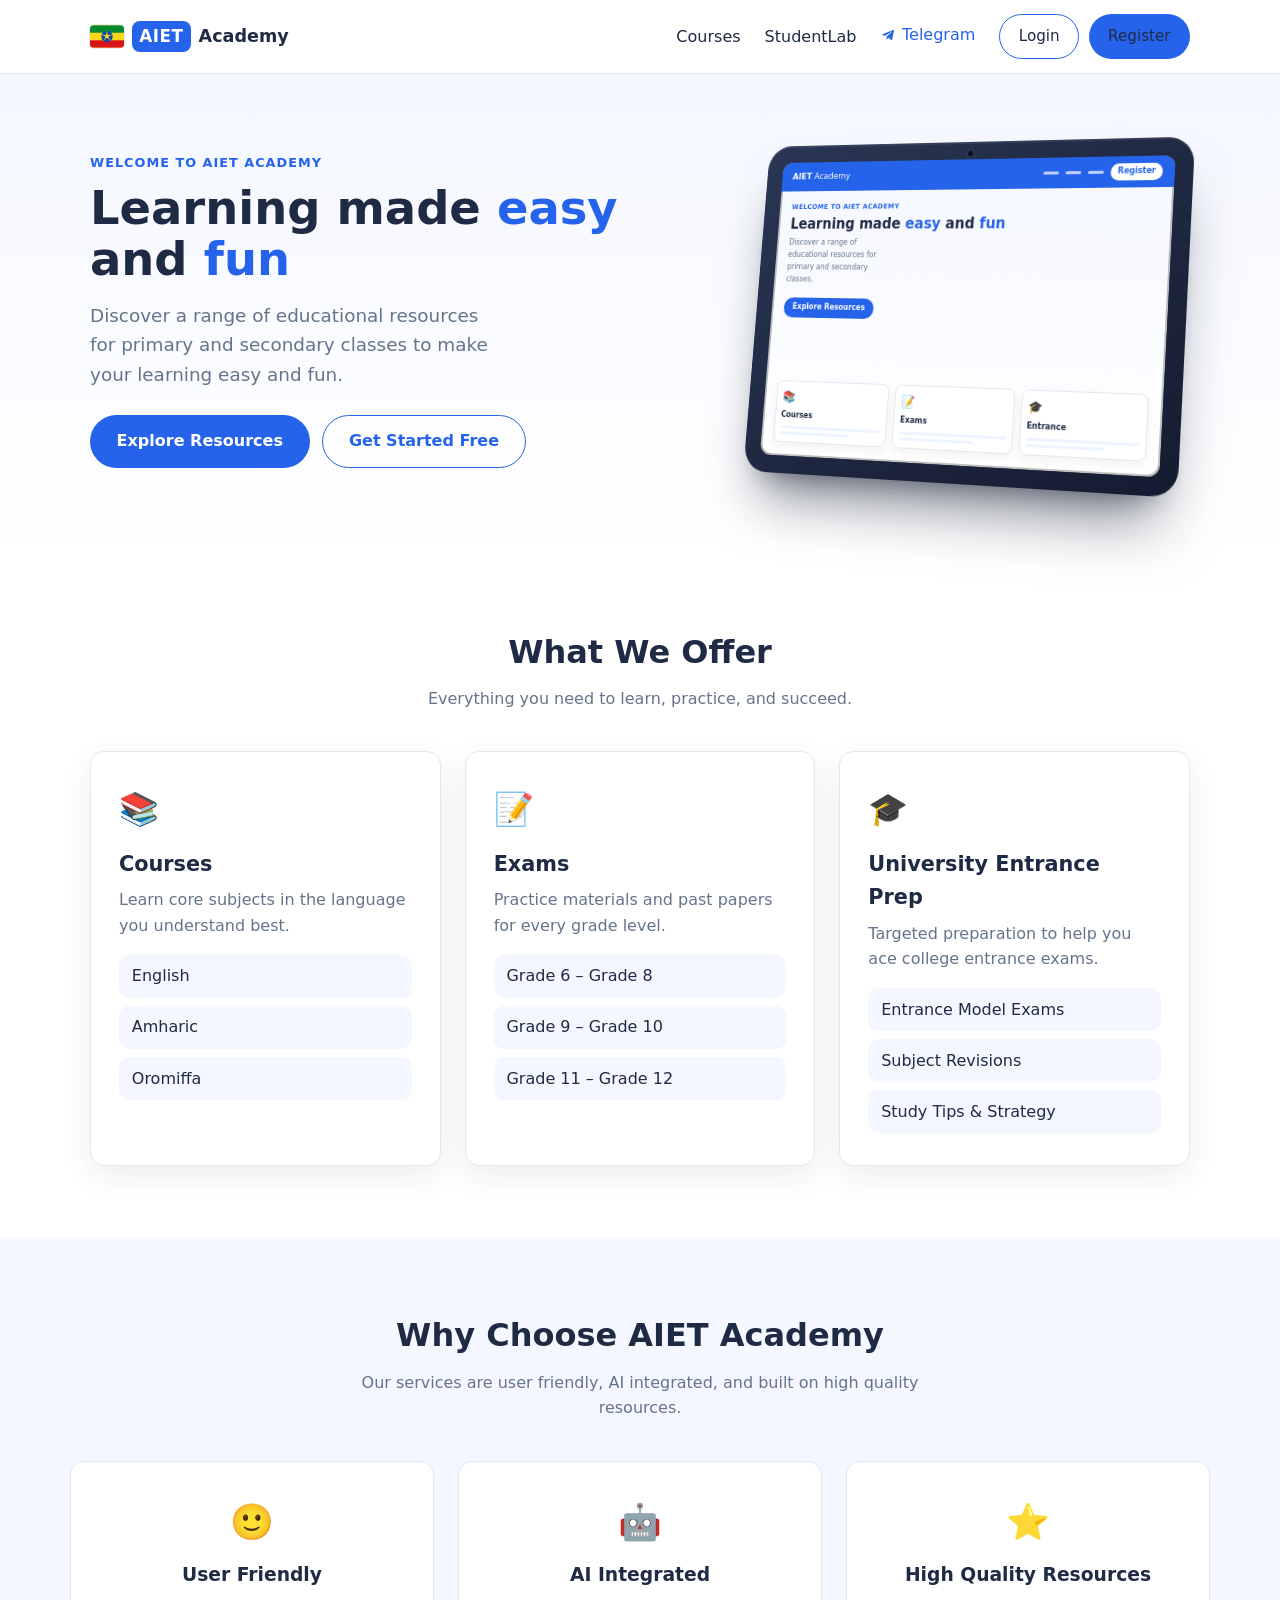
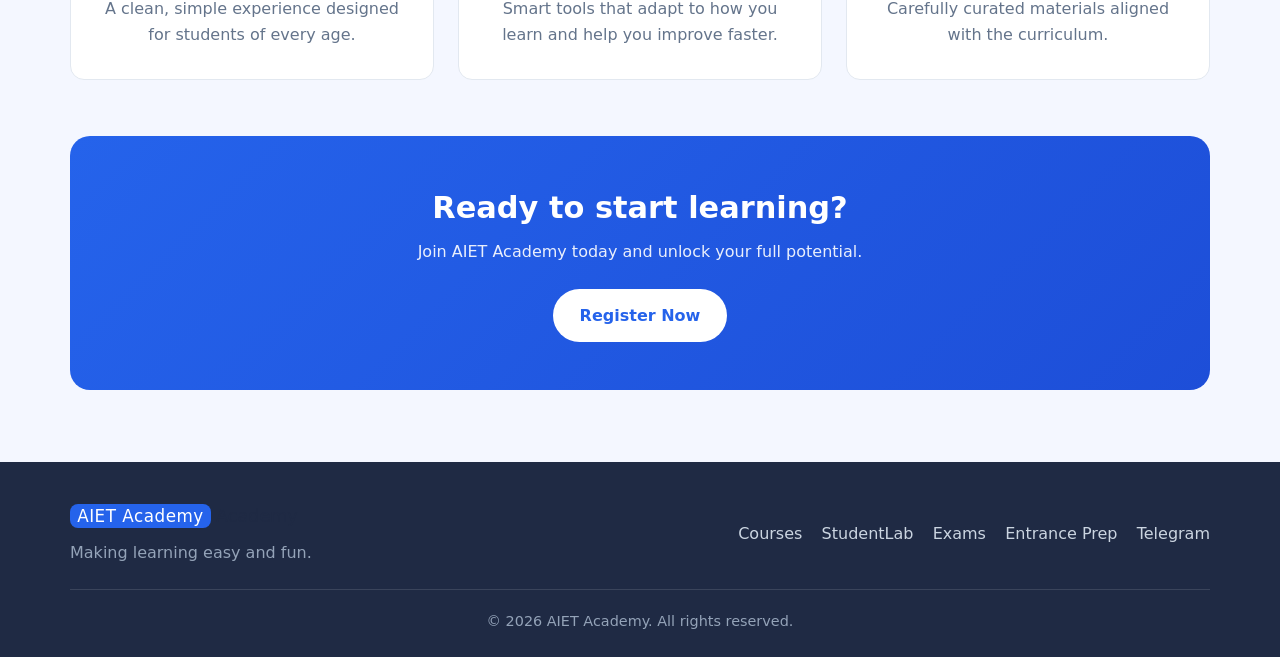
<file: index.html>
<!DOCTYPE html>
<html lang="en">
<head>
  <meta charset="UTF-8" />
  <meta name="viewport" content="width=device-width, initial-scale=1.0" />
  <meta name="description" content="AIET Academy - Educational resources, course materials, and college entrance exam prep for primary and secondary students." />
  <title>AIET Academy — Learn Easy, Learn Fun</title>
  <link rel="stylesheet" href="styles.css" />
</head>
<body>
  <!-- ============ HEADER / NAV ============ -->
  <header class="site-header">
    <nav class="navbar" aria-label="Primary navigation">
      <a href="#home" class="logo" aria-label="AIET Academy home">
         <svg class="flag" viewBox="0 0 60 40" role="img" aria-label="Ethiopian flag" width="34" height="23">
          <clipPath id="flagRound"><rect width="60" height="40" rx="4"/></clipPath>
          <g clip-path="url(#flagRound)">
            <rect width="60" height="40" fill="#f9d616"/>
            <rect width="60" height="13.34" y="0" fill="#078930"/>
            <rect width="60" height="13.34" y="26.66" fill="#da121a"/>
            <!-- central emblem -->
            <circle cx="30" cy="20" r="10" fill="#0f47af"/>
            <!-- star + rays in yellow -->
            <g fill="#f9d616">
              <polygon points="30,12.5 31.6,17.4 36.8,17.4 32.6,20.5 34.2,25.4 30,22.3 25.8,25.4 27.4,20.5 23.2,17.4 28.4,17.4"/>
              <g stroke="#f9d616" stroke-width="1.1">
                <line x1="30" y1="20" x2="30" y2="10.5"/>
                <line x1="30" y1="20" x2="39" y2="16.5"/>
                <line x1="30" y1="20" x2="36" y2="27.5"/>
                <line x1="30" y1="20" x2="24" y2="27.5"/>
                <line x1="30" y1="20" x2="21" y2="16.5"/>
              </g>
            </g>
          </g>
        </svg>
        <span class="logo-mark">AIET</span>
        <span class="logo-text">Academy</span>
      </a>

      <button class="nav-toggle" aria-label="Toggle navigation menu" aria-expanded="false" aria-controls="nav-menu">
        <span class="bar"></span>
        <span class="bar"></span>
        <span class="bar"></span>
      </button>

      <ul class="nav-menu" id="nav-menu">
        <li><a href="#courses">Courses</a></li>
        <li><a href="#studentlab">StudentLab</a></li>
        <li>
          <a href="https://t.me/" class="nav-telegram" target="_blank" rel="noopener noreferrer">
            <svg viewBox="0 0 24 24" width="16" height="16" aria-hidden="true" focusable="false">
              <path fill="currentColor" d="M9.78 18.65l.28-4.23 7.68-6.92c.34-.31-.07-.46-.52-.19L7.74 13.3 3.64 12c-.88-.25-.89-.86.2-1.3l15.97-6.16c.73-.33 1.43.18 1.15 1.3l-2.72 12.81c-.19.91-.74 1.13-1.5.71L12.6 16.3l-1.99 1.93c-.23.23-.42.42-.83.42z"/>
            </svg>
            Telegram
          </a>
        </li>
        <li class="nav-auth">
          <a href="login.html" class="btn btn-ghost">Login</a>
          <a href="register.html" class="btn btn-primary">Register</a>
        </li>
      </ul>
    </nav>
  </header>

  <main>
    <!-- ============ HERO ============ -->
    <section class="hero" id="home">
      <div class="hero-inner">
        <div class="hero-content">
          <p class="eyebrow">Welcome to AIET Academy</p>
          <h1>Learning made <span class="accent">easy</span> and <span class="accent">fun</span></h1>
          <p class="hero-lead">
            Discover a range of educational resources for primary and secondary
            classes to make your learning easy and fun.
          </p>
          <div class="hero-actions">
            <a href="#offer" class="btn btn-primary btn-lg">Explore Resources</a>
            <a href="register.html" class="btn btn-ghost btn-lg">Get Started Free</a>
          </div>
        </div>
        <div class="hero-image">
          <!-- 3D iPad rendering a mini version of the real page inside the screen -->
          <div class="ipad">
            <div class="ipad-screen">
              <!-- Mini nav -->
              <div class="mini-nav">
                <span class="mini-logo"><b>AIET</b> Academy</span>
                <span class="mini-links">
                  <i></i><i></i><i></i>
                  <b class="mini-btn">Register</b>
                </span>
              </div>
              <!-- Mini hero -->
              <div class="mini-hero">
                <p class="mini-eyebrow">Welcome to AIET Academy</p>
                <h4 class="mini-title">Learning made <span>easy</span> and <span>fun</span></h4>
                <p class="mini-lead">Discover a range of educational resources for primary and secondary classes.</p>
                <span class="mini-cta">Explore Resources</span>
              </div>
              <!-- Mini "What we offer" cards -->
              <div class="mini-cards">
                <div class="mini-card"><span class="mini-ic">📚</span><b>Courses</b><i></i><i></i></div>
                <div class="mini-card"><span class="mini-ic">📝</span><b>Exams</b><i></i><i></i></div>
                <div class="mini-card"><span class="mini-ic">🎓</span><b>Entrance</b><i></i><i></i></div>
              </div>
            </div>
            <!-- front camera -->
            <span class="ipad-cam"></span>
          </div>
        </div>
      </div>
    </section>

    <!-- ============ WHAT WE OFFER ============ -->
    <section class="offer" id="offer">
      <div class="section-head">
        <h2>What We Offer</h2>
        <p>Everything you need to learn, practice, and succeed.</p>
      </div>

      <div class="offer-grid">
        <!-- Courses -->
        <article class="offer-card" id="courses">
          <div class="offer-icon">📚</div>
          <h3>Courses</h3>
          <p>Learn core subjects in the language you understand best.</p>
          <ul class="offer-list">
            <li><a href="#courses">English</a></li>
            <li><a href="#courses">Amharic</a></li>
            <li><a href="#courses">Oromiffa</a></li>
          </ul>
        </article>

        <!-- Exams -->
        <article class="offer-card" id="exams">
          <div class="offer-icon">📝</div>
          <h3>Exams</h3>
          <p>Practice materials and past papers for every grade level.</p>
          <ul class="offer-list">
            <li><a href="#exams">Grade 6 – Grade 8</a></li>
            <li><a href="#exams">Grade 9 – Grade 10</a></li>
            <li><a href="#exams">Grade 11 – Grade 12</a></li>
          </ul>
        </article>

        <!-- University Entrance Prep -->
        <article class="offer-card" id="entrance">
          <div class="offer-icon">🎓</div>
          <h3>University Entrance Prep</h3>
          <p>Targeted preparation to help you ace college entrance exams.</p>
          <ul class="offer-list">
            <li><a href="#entrance">Entrance Model Exams</a></li>
            <li><a href="#entrance">Subject Revisions</a></li>
            <li><a href="#entrance">Study Tips &amp; Strategy</a></li>
          </ul>
        </article>
      </div>
    </section>

    <!-- ============ SERVICES / VALUE ============ -->
    <section class="services" id="studentlab">
      <div class="section-head">
        <h2>Why Choose AIET Academy</h2>
        <p>Our services are user friendly, AI integrated, and built on high quality resources.</p>
      </div>

      <div class="services-grid">
        <div class="service-item">
          <div class="service-icon">🙂</div>
          <h3>User Friendly</h3>
          <p>A clean, simple experience designed for students of every age.</p>
        </div>
        <div class="service-item">
          <div class="service-icon">🤖</div>
          <h3>AI Integrated</h3>
          <p>Smart tools that adapt to how you learn and help you improve faster.</p>
        </div>
        <div class="service-item">
          <div class="service-icon">⭐</div>
          <h3>High Quality Resources</h3>
          <p>Carefully curated materials aligned with the curriculum.</p>
        </div>
      </div>

      <div class="cta-banner">
        <h2>Ready to start learning?</h2>
        <p>Join AIET Academy today and unlock your full potential.</p>
        <a href="register.html" class="btn btn-primary btn-lg">Register Now</a>
      </div>
    </section>
  </main>

  <!-- ============ FOOTER ============ -->
  <footer class="site-footer">
    <div class="footer-inner">
      <div class="footer-brand">
        <span class="logo-mark">AIET Academy</span>
        <span class="logo-text">Academy</span>
        <p>Making learning easy and fun.</p>
      </div>
      <nav class="footer-links" aria-label="Footer navigation">
        <a href="#courses">Courses</a>
        <a href="#studentlab">StudentLab</a>
        <a href="#exams">Exams</a>
        <a href="#entrance">Entrance Prep</a>
        <a href="https://t.me/" target="_blank" rel="noopener noreferrer">Telegram</a>
      </nav>
    </div>
    <p class="footer-copy">© <span id="year"></span> AIET Academy. All rights reserved.</p>
  </footer>

  <script src="script.js"></script>
</body>
</html>
</file>
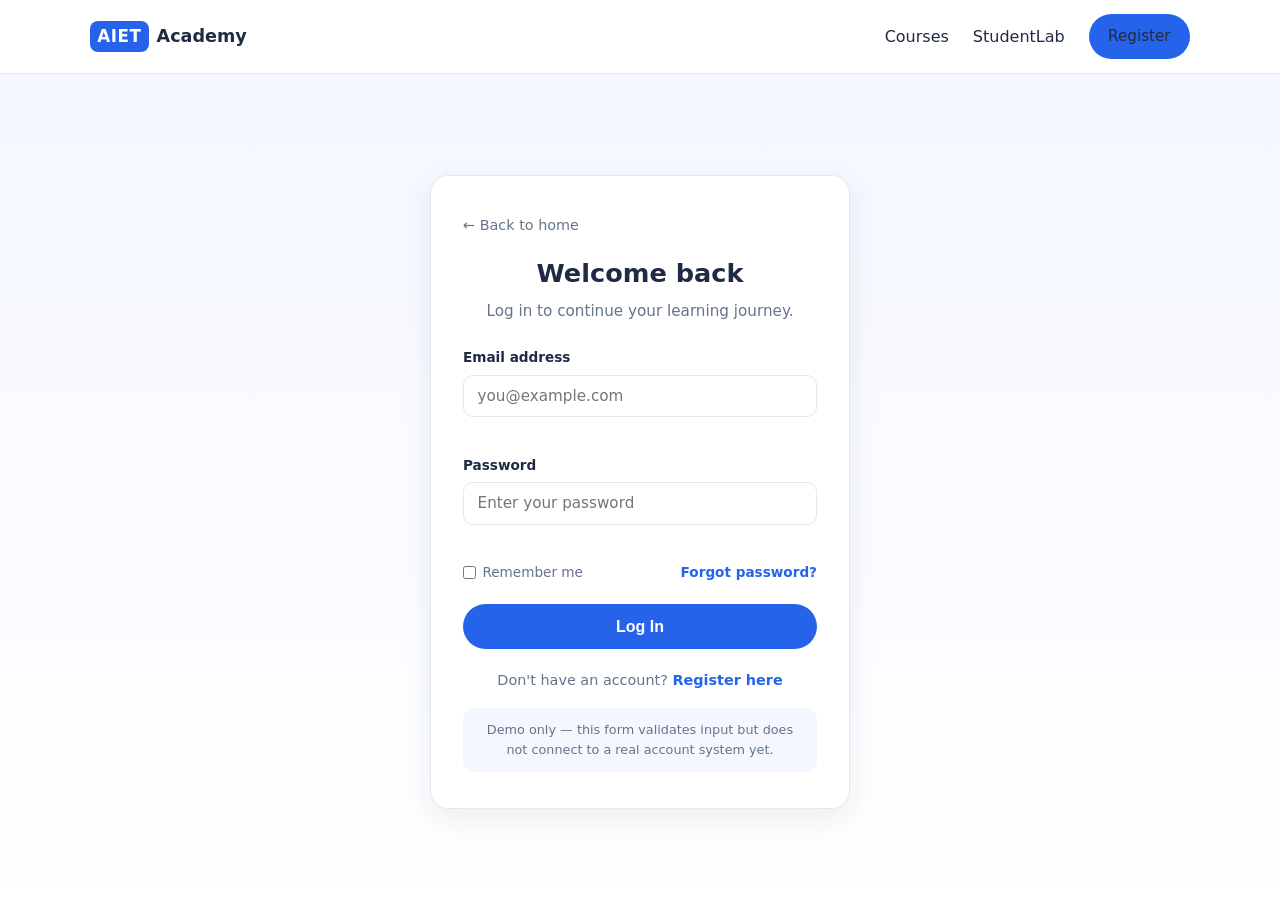
<file: login.html>
<!DOCTYPE html>
<html lang="en">
<head>
  <meta charset="UTF-8" />
  <meta name="viewport" content="width=device-width, initial-scale=1.0" />
  <meta name="description" content="Log in to your AIET Academy account." />
  <title>Login — AIET Academy</title>
  <link rel="stylesheet" href="styles.css" />
  <link rel="stylesheet" href="auth.css" />
</head>
<body>
  <!-- ============ HEADER / NAV ============ -->
  <header class="site-header">
    <nav class="navbar" aria-label="Primary navigation">
      <a href="index.html#home" class="logo" aria-label="AIET Academy home">
        <span class="logo-mark">AIET</span>
        <span class="logo-text">Academy</span>
      </a>
      <ul class="nav-menu" id="nav-menu" style="max-height:none;position:static;flex-direction:row;">
        <li><a href="index.html#courses">Courses</a></li>
        <li><a href="index.html#studentlab">StudentLab</a></li>
        <li class="nav-auth">
          <a href="register.html" class="btn btn-primary">Register</a>
        </li>
      </ul>
    </nav>
  </header>

  <!-- ============ LOGIN ============ -->
  <main class="auth-main">
    <div class="auth-card">
      <a href="index.html" class="auth-back">← Back to home</a>

      <div class="auth-head">
        <h1>Welcome back</h1>
        <p>Log in to continue your learning journey.</p>
      </div>

      <!-- novalidate lets our JS handle messages consistently -->
      <form class="auth-form" id="login-form" novalidate>
        <div class="form-message" id="form-message" role="alert"></div>

        <div class="field">
          <label for="email">Email address</label>
          <input type="email" id="email" name="email" placeholder="you@example.com" required autocomplete="email" />
          <span class="field-error" id="email-error"></span>
        </div>

        <div class="field">
          <label for="password">Password</label>
          <input type="password" id="password" name="password" placeholder="Enter your password" required minlength="6" autocomplete="current-password" />
          <span class="field-error" id="password-error"></span>
        </div>

        <div class="auth-row">
          <label><input type="checkbox" id="remember" name="remember" /> Remember me</label>
          <a href="#">Forgot password?</a>
        </div>

        <button type="submit" class="btn btn-primary btn-lg auth-submit">Log In</button>
      </form>

      <p class="auth-alt">Don't have an account? <a href="register.html">Register here</a></p>

      <p class="auth-note">
        Demo only — this form validates input but does not connect to a real
        account system yet.
      </p>
    </div>
  </main>

  <script src="auth.js"></script>
</body>
</html>
</file>
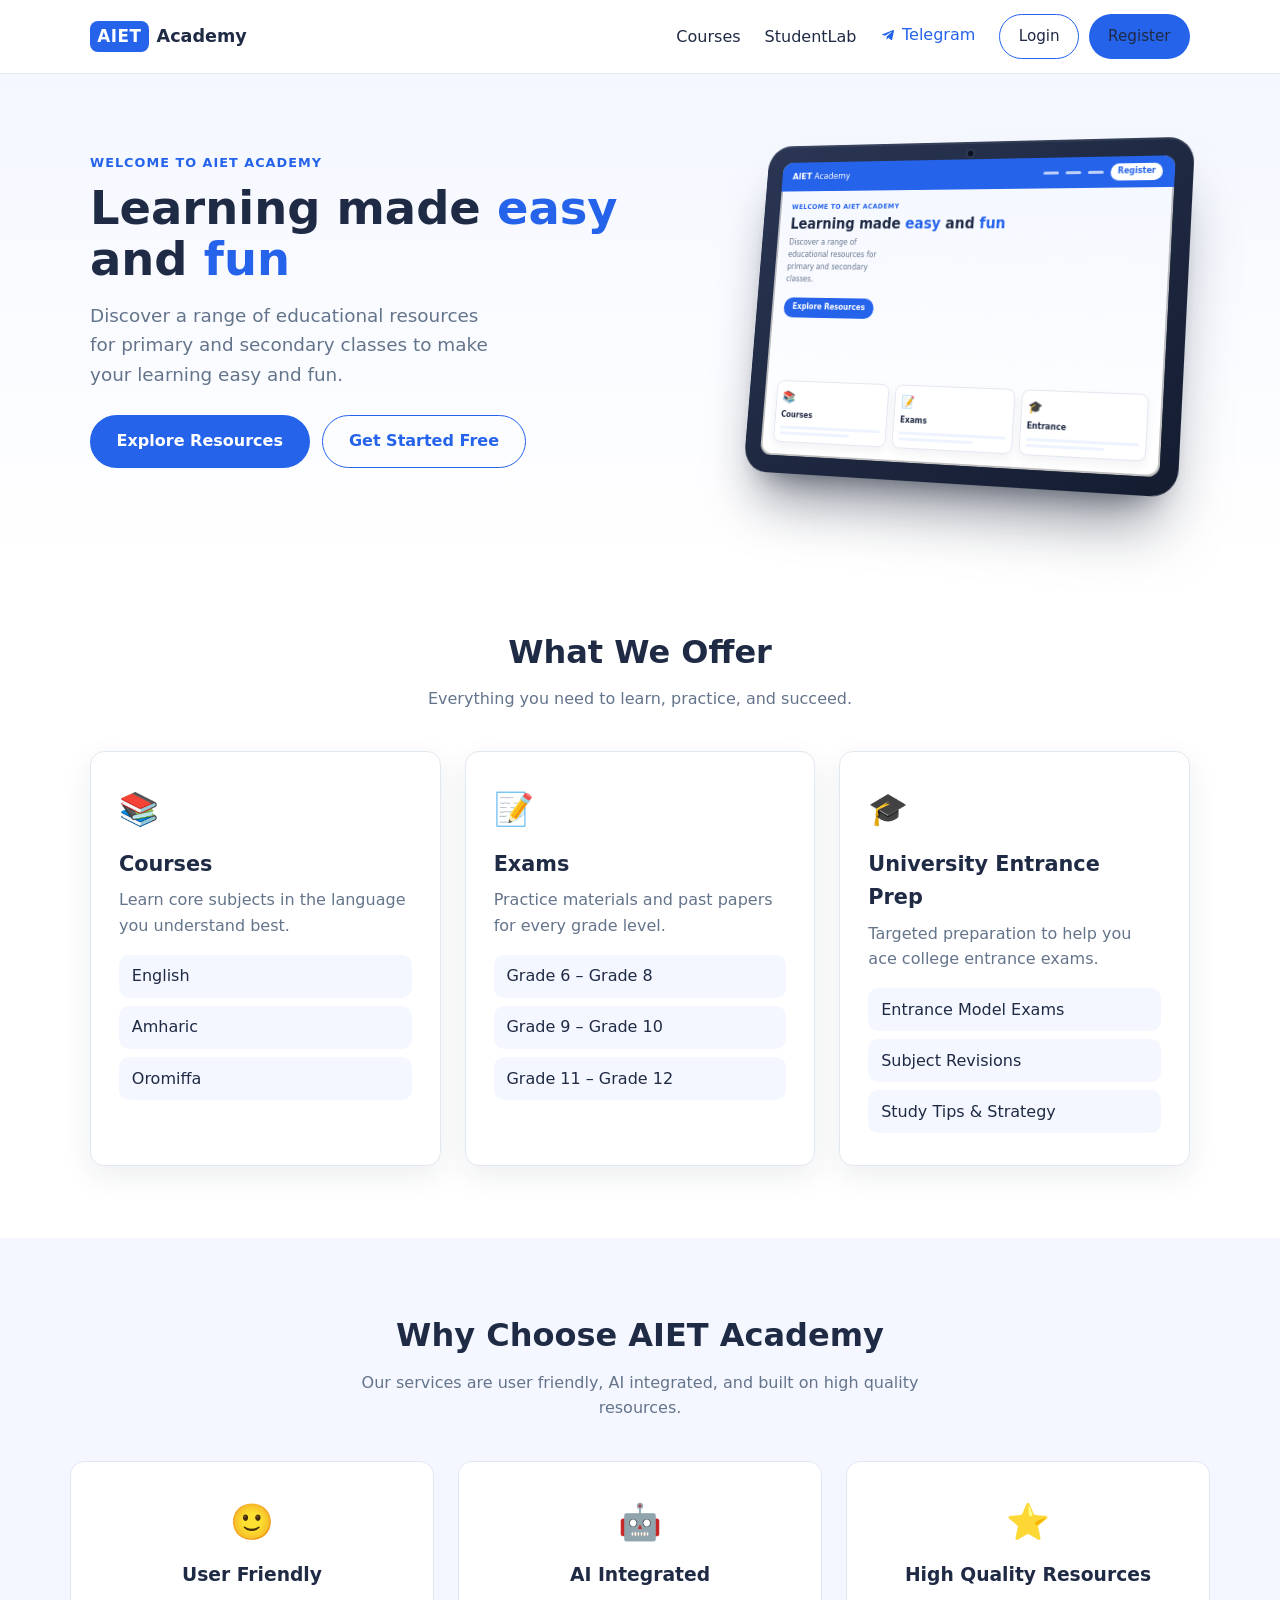
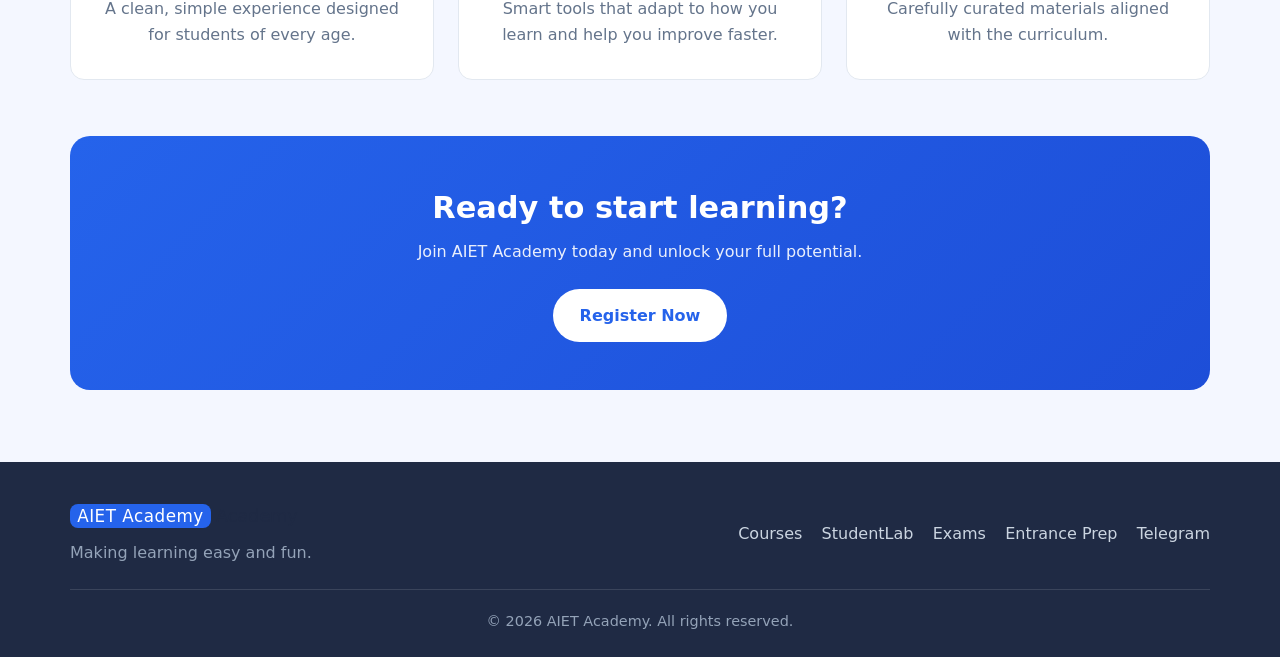
<file: main-page.html>
<!DOCTYPE html>
<html lang="en">
<head>
  <meta charset="UTF-8" />
  <meta name="viewport" content="width=device-width, initial-scale=1.0" />
  <meta name="description" content="AIET Academy - Educational resources, course materials, and college entrance exam prep for primary and secondary students." />
  <title>AIET Academy — Learn Easy, Learn Fun</title>
  <link rel="stylesheet" href="styles.css" />
</head>
<body>
  <!-- ============ HEADER / NAV ============ -->
  <header class="site-header">
    <nav class="navbar" aria-label="Primary navigation">
      <a href="#home" class="logo" aria-label="AIET Academy home">
        <span class="logo-mark">AIET</span>
        <span class="logo-text">Academy</span>
      </a>

      <button class="nav-toggle" aria-label="Toggle navigation menu" aria-expanded="false" aria-controls="nav-menu">
        <span class="bar"></span>
        <span class="bar"></span>
        <span class="bar"></span>
      </button>

      <ul class="nav-menu" id="nav-menu">
        <li><a href="#courses">Courses</a></li>
        <li><a href="#studentlab">StudentLab</a></li>
        <li>
          <a href="https://t.me/" class="nav-telegram" target="_blank" rel="noopener noreferrer">
            <svg viewBox="0 0 24 24" width="16" height="16" aria-hidden="true" focusable="false">
              <path fill="currentColor" d="M9.78 18.65l.28-4.23 7.68-6.92c.34-.31-.07-.46-.52-.19L7.74 13.3 3.64 12c-.88-.25-.89-.86.2-1.3l15.97-6.16c.73-.33 1.43.18 1.15 1.3l-2.72 12.81c-.19.91-.74 1.13-1.5.71L12.6 16.3l-1.99 1.93c-.23.23-.42.42-.83.42z"/>
            </svg>
            Telegram
          </a>
        </li>
        <li class="nav-auth">
          <a href="#login" class="btn btn-ghost">Login</a>
          <a href="#register" class="btn btn-primary">Register</a>
        </li>
      </ul>
    </nav>
  </header>

  <main>
    <!-- ============ HERO ============ -->
    <section class="hero" id="home">
      <div class="hero-inner">
        <div class="hero-content">
          <p class="eyebrow">Welcome to AIET Academy</p>
          <h1>Learning made <span class="accent">easy</span> and <span class="accent">fun</span></h1>
          <p class="hero-lead">
            Discover a range of educational resources for primary and secondary
            classes to make your learning easy and fun.
          </p>
          <div class="hero-actions">
            <a href="#offer" class="btn btn-primary btn-lg">Explore Resources</a>
            <a href="#register" class="btn btn-ghost btn-lg">Get Started Free</a>
          </div>
        </div>
        <div class="hero-image">
          <!-- 3D iPad rendering a mini version of the real page inside the screen -->
          <div class="ipad">
            <div class="ipad-screen">
              <!-- Mini nav -->
              <div class="mini-nav">
                <span class="mini-logo"><b>AIET</b> Academy</span>
                <span class="mini-links">
                  <i></i><i></i><i></i>
                  <b class="mini-btn">Register</b>
                </span>
              </div>
              <!-- Mini hero -->
              <div class="mini-hero">
                <p class="mini-eyebrow">Welcome to AIET Academy</p>
                <h4 class="mini-title">Learning made <span>easy</span> and <span>fun</span></h4>
                <p class="mini-lead">Discover a range of educational resources for primary and secondary classes.</p>
                <span class="mini-cta">Explore Resources</span>
              </div>
              <!-- Mini "What we offer" cards -->
              <div class="mini-cards">
                <div class="mini-card"><span class="mini-ic">📚</span><b>Courses</b><i></i><i></i></div>
                <div class="mini-card"><span class="mini-ic">📝</span><b>Exams</b><i></i><i></i></div>
                <div class="mini-card"><span class="mini-ic">🎓</span><b>Entrance</b><i></i><i></i></div>
              </div>
            </div>
            <!-- front camera -->
            <span class="ipad-cam"></span>
          </div>
        </div>
      </div>
    </section>

    <!-- ============ WHAT WE OFFER ============ -->
    <section class="offer" id="offer">
      <div class="section-head">
        <h2>What We Offer</h2>
        <p>Everything you need to learn, practice, and succeed.</p>
      </div>

      <div class="offer-grid">
        <!-- Courses -->
        <article class="offer-card" id="courses">
          <div class="offer-icon">📚</div>
          <h3>Courses</h3>
          <p>Learn core subjects in the language you understand best.</p>
          <ul class="offer-list">
            <li><a href="#courses">English</a></li>
            <li><a href="#courses">Amharic</a></li>
            <li><a href="#courses">Oromiffa</a></li>
          </ul>
        </article>

        <!-- Exams -->
        <article class="offer-card" id="exams">
          <div class="offer-icon">📝</div>
          <h3>Exams</h3>
          <p>Practice materials and past papers for every grade level.</p>
          <ul class="offer-list">
            <li><a href="#exams">Grade 6 – Grade 8</a></li>
            <li><a href="#exams">Grade 9 – Grade 10</a></li>
            <li><a href="#exams">Grade 11 – Grade 12</a></li>
          </ul>
        </article>

        <!-- University Entrance Prep -->
        <article class="offer-card" id="entrance">
          <div class="offer-icon">🎓</div>
          <h3>University Entrance Prep</h3>
          <p>Targeted preparation to help you ace college entrance exams.</p>
          <ul class="offer-list">
            <li><a href="#entrance">Entrance Model Exams</a></li>
            <li><a href="#entrance">Subject Revisions</a></li>
            <li><a href="#entrance">Study Tips &amp; Strategy</a></li>
          </ul>
        </article>
      </div>
    </section>

    <!-- ============ SERVICES / VALUE ============ -->
    <section class="services" id="studentlab">
      <div class="section-head">
        <h2>Why Choose AIET Academy</h2>
        <p>Our services are user friendly, AI integrated, and built on high quality resources.</p>
      </div>

      <div class="services-grid">
        <div class="service-item">
          <div class="service-icon">🙂</div>
          <h3>User Friendly</h3>
          <p>A clean, simple experience designed for students of every age.</p>
        </div>
        <div class="service-item">
          <div class="service-icon">🤖</div>
          <h3>AI Integrated</h3>
          <p>Smart tools that adapt to how you learn and help you improve faster.</p>
        </div>
        <div class="service-item">
          <div class="service-icon">⭐</div>
          <h3>High Quality Resources</h3>
          <p>Carefully curated materials aligned with the curriculum.</p>
        </div>
      </div>

      <div class="cta-banner">
        <h2>Ready to start learning?</h2>
        <p>Join AIET Academy today and unlock your full potential.</p>
        <a href="#register" class="btn btn-primary btn-lg">Register Now</a>
      </div>
    </section>
  </main>

  <!-- ============ FOOTER ============ -->
  <footer class="site-footer">
    <div class="footer-inner">
      <div class="footer-brand">
        <span class="logo-mark">AIET Academy</span>
        <span class="logo-text">Academy</span>
        <p>Making learning easy and fun.</p>
      </div>
      <nav class="footer-links" aria-label="Footer navigation">
        <a href="#courses">Courses</a>
        <a href="#studentlab">StudentLab</a>
        <a href="#exams">Exams</a>
        <a href="#entrance">Entrance Prep</a>
        <a href="https://t.me/" target="_blank" rel="noopener noreferrer">Telegram</a>
      </nav>
    </div>
    <p class="footer-copy">© <span id="year"></span> AIET Academy. All rights reserved.</p>
  </footer>

  <script src="script.js"></script>
</body>
</html>
</file>
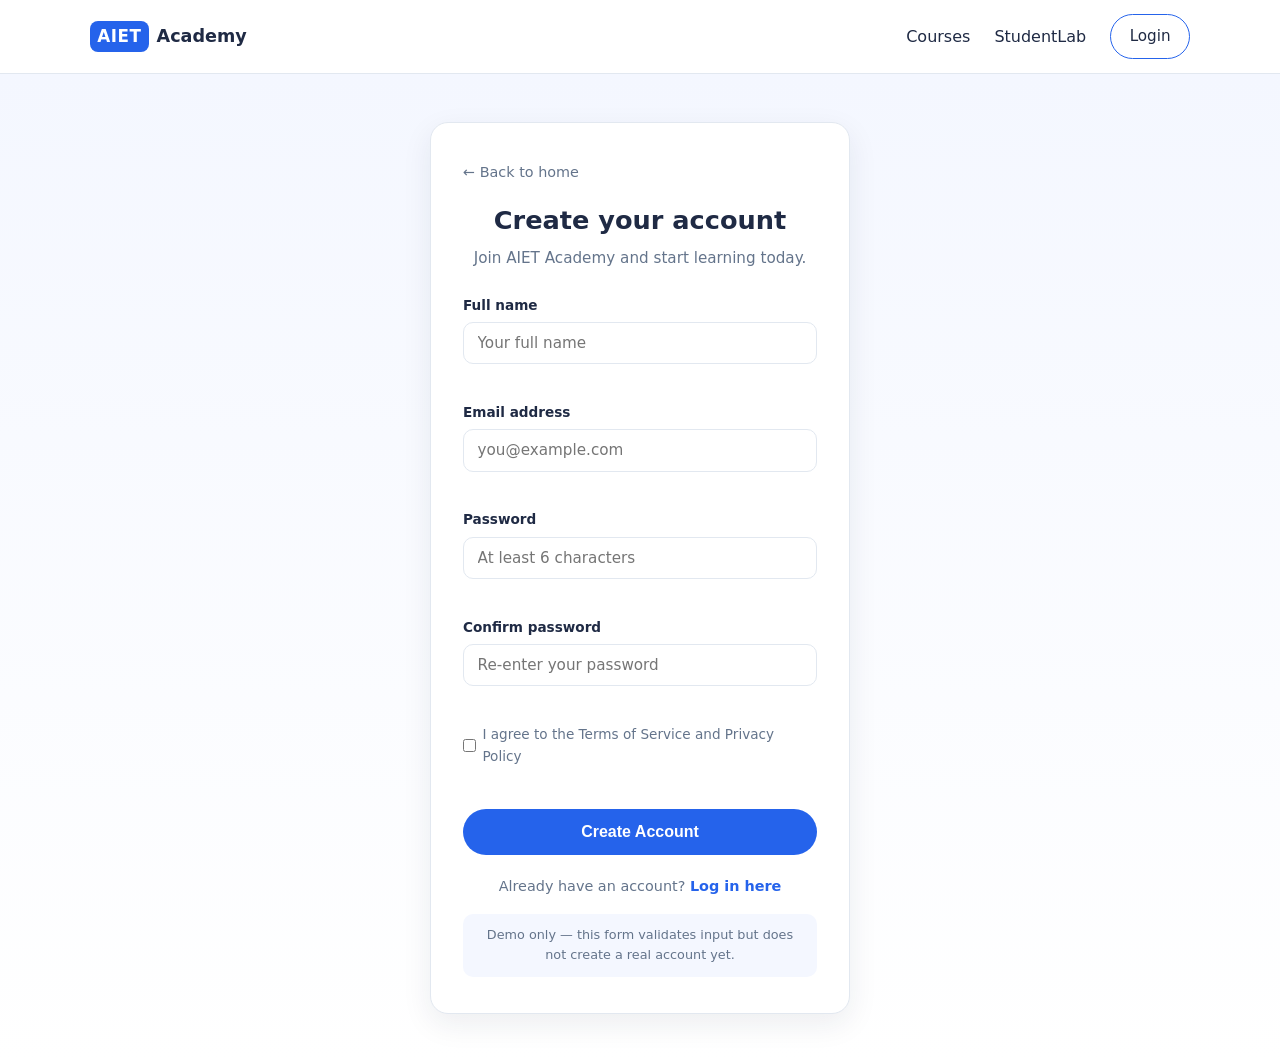
<file: register.html>
<!DOCTYPE html>
<html lang="en">
<head>
  <meta charset="UTF-8" />
  <meta name="viewport" content="width=device-width, initial-scale=1.0" />
  <meta name="description" content="Create your free AIET Academy account." />
  <title>Register — AIET Academy</title>
  <link rel="stylesheet" href="styles.css" />
  <link rel="stylesheet" href="auth.css" />
</head>
<body>
  <!-- ============ HEADER / NAV ============ -->
  <header class="site-header">
    <nav class="navbar" aria-label="Primary navigation">
      <a href="index.html#home" class="logo" aria-label="AIET Academy home">
        <span class="logo-mark">AIET</span>
        <span class="logo-text">Academy</span>
      </a>
      <ul class="nav-menu" id="nav-menu" style="max-height:none;position:static;flex-direction:row;">
        <li><a href="index.html#courses">Courses</a></li>
        <li><a href="index.html#studentlab">StudentLab</a></li>
        <li class="nav-auth">
          <a href="login.html" class="btn btn-ghost">Login</a>
        </li>
      </ul>
    </nav>
  </header>

  <!-- ============ REGISTER ============ -->
  <main class="auth-main">
    <div class="auth-card">
      <a href="index.html" class="auth-back">← Back to home</a>

      <div class="auth-head">
        <h1>Create your account</h1>
        <p>Join AIET Academy and start learning today.</p>
      </div>

      <form class="auth-form" id="register-form" novalidate>
        <div class="form-message" id="form-message" role="alert"></div>

        <div class="field">
          <label for="name">Full name</label>
          <input type="text" id="name" name="name" placeholder="Your full name" required autocomplete="name" />
          <span class="field-error" id="name-error"></span>
        </div>

        <div class="field">
          <label for="email">Email address</label>
          <input type="email" id="email" name="email" placeholder="you@example.com" required autocomplete="email" />
          <span class="field-error" id="email-error"></span>
        </div>

        <div class="field">
          <label for="password">Password</label>
          <input type="password" id="password" name="password" placeholder="At least 6 characters" required minlength="6" autocomplete="new-password" />
          <span class="field-error" id="password-error"></span>
        </div>

        <div class="field">
          <label for="confirm">Confirm password</label>
          <input type="password" id="confirm" name="confirm" placeholder="Re-enter your password" required minlength="6" autocomplete="new-password" />
          <span class="field-error" id="confirm-error"></span>
        </div>

        <div class="field">
          <label style="flex-direction:row;display:inline-flex;gap:.4rem;align-items:center;font-weight:500;color:var(--slate);">
            <input type="checkbox" id="terms" name="terms" />
            I agree to the Terms of Service and Privacy Policy
          </label>
          <span class="field-error" id="terms-error"></span>
        </div>

        <button type="submit" class="btn btn-primary btn-lg auth-submit">Create Account</button>
      </form>

      <p class="auth-alt">Already have an account? <a href="login.html">Log in here</a></p>

      <p class="auth-note">
        Demo only — this form validates input but does not create a real
        account yet.
      </p>
    </div>
  </main>

  <script src="auth.js"></script>
</body>
</html>
</file>
<file: styles.css>
/* ============ Design tokens ============ */
:root {
  --blue: #2563eb;
  --blue-dark: #1d4ed8;
  --ink: #1f2a44;
  --slate: #64748b;
  --bg: #ffffff;
  --bg-soft: #f4f7ff;
  --border: #e2e8f0;
  --radius: 14px;
  --shadow: 0 10px 30px rgba(31, 42, 68, 0.08);
  --max: 1140px;
}

* { box-sizing: border-box; margin: 0; padding: 0; }

html { scroll-behavior: smooth; }

body {
  font-family: system-ui, -apple-system, "Segoe UI", Roboto, Helvetica, Arial, sans-serif;
  color: var(--ink);
  background: var(--bg);
  line-height: 1.6;
}

a { color: inherit; text-decoration: none; }
img, svg { display: block; max-width: 100%; }

/* ============ Buttons ============ */
.btn {
  display: inline-flex;
  align-items: center;
  justify-content: center;
  gap: .4rem;
  padding: .6rem 1.15rem;
  border-radius: 999px;
  font-weight: 600;
  font-size: .95rem;
  border: 1.5px solid transparent;
  cursor: pointer;
  transition: transform .15s ease, background .15s ease, color .15s ease;
}
.btn:hover { transform: translateY(-1px); }
.btn-primary { background: var(--blue); color: #fff; }
.btn-primary:hover { background: var(--blue-dark); }
.btn-ghost { background: transparent; color: var(--blue); border-color: var(--blue); }
.btn-ghost:hover { background: rgba(37, 99, 235, .08); }
.btn-lg { padding: .8rem 1.6rem; font-size: 1rem; }

/* ============ Header / Nav ============ */
.site-header {
  position: sticky;
  top: 0;
  z-index: 50;
  background: rgba(255, 255, 255, 0.9);
  backdrop-filter: blur(8px);
  border-bottom: 1px solid var(--border);
}
.navbar {
  max-width: var(--max);
  margin: 0 auto;
  padding: .85rem 1.25rem;
  display: flex;
  align-items: center;
  justify-content: space-between;
  gap: 1rem;
}
.logo { display: flex; align-items: center; gap: .5rem; font-weight: 800; }
.flag {
  flex: none;
  border-radius: 4px;
  box-shadow: 0 0 0 1px rgba(0,0,0,.08);
}
.logo-mark {
  background: var(--blue);
  color: #fff;
  padding: .15rem .45rem;
  border-radius: 8px;
  font-size: 1.05rem;
  letter-spacing: .5px;
}
.logo-text { font-size: 1.1rem; color: var(--ink); }

.nav-menu {
  list-style: none;
  display: flex;
  align-items: center;
  gap: 1.5rem;
}
.nav-menu > li > a { font-weight: 500; color: var(--ink); }
.nav-menu > li > a:hover { color: var(--blue); }
.nav-telegram { display: inline-flex; align-items: center; gap: .35rem; color: var(--blue) !important; }
.nav-auth { display: flex; align-items: center; gap: .6rem; }

.nav-toggle {
  display: none;
  flex-direction: column;
  gap: 5px;
  background: none;
  border: 0;
  cursor: pointer;
  padding: 6px;
}
.nav-toggle .bar {
  width: 24px; height: 2.5px; background: var(--ink); border-radius: 2px;
  transition: transform .2s ease, opacity .2s ease;
}

/* ============ Hero ============ */
.hero {
  background: linear-gradient(180deg, var(--bg-soft), #ffffff);
}
.hero-inner {
  max-width: var(--max);
  margin: 0 auto;
  padding: 4rem 1.25rem 4.5rem;
  display: grid;
  grid-template-columns: 1.1fr 1fr;
  align-items: center;
  gap: 3rem;
}
.eyebrow {
  color: var(--blue);
  font-weight: 700;
  text-transform: uppercase;
  letter-spacing: .08em;
  font-size: .8rem;
  margin-bottom: .6rem;
}
.hero-content h1 { font-size: 2.9rem; line-height: 1.1; margin-bottom: 1rem; }
.accent { color: var(--blue); }
.hero-lead { font-size: 1.15rem; color: var(--slate); max-width: 34ch; margin-bottom: 1.6rem; }
.hero-actions { display: flex; flex-wrap: wrap; gap: .8rem; }

/* ---- 3D iPad ---- */
.hero-image { perspective: 1600px; }

.ipad {
  position: relative;
  width: 100%;
  max-width: 460px;
  margin-left: auto;
  aspect-ratio: 4 / 3;
  background: linear-gradient(145deg, #2a3654, #141c30);
  border-radius: 26px;
  padding: 18px;
  box-shadow:
    0 2px 0 rgba(255,255,255,.08) inset,
    0 40px 60px -20px rgba(15, 23, 42, .55),
    0 20px 30px -25px rgba(15, 23, 42, .6);
  transform: rotateY(-22deg) rotateX(8deg) rotateZ(1deg);
  transform-style: preserve-3d;
  transition: transform .4s ease;
}
.ipad:hover { transform: rotateY(-12deg) rotateX(4deg); }

.ipad-cam {
  position: absolute;
  top: 9px; left: 50%;
  width: 6px; height: 6px;
  background: #0b1120;
  border-radius: 50%;
  box-shadow: 0 0 0 2px rgba(255,255,255,.05);
  transform: translateX(-50%);
}

.ipad-screen {
  height: 100%;
  border-radius: 12px;
  overflow: hidden;
  background: linear-gradient(180deg, #f4f7ff, #ffffff);
  display: flex;
  flex-direction: column;
  box-shadow: 0 0 0 2px rgba(0,0,0,.25) inset;
}

/* mini nav */
.mini-nav {
  display: flex;
  align-items: center;
  justify-content: space-between;
  background: #2563eb;
  color: #fff;
  padding: 7px 12px;
  font-size: 9px;
}
.mini-logo b { font-weight: 800; }
.mini-links { display: inline-flex; align-items: center; gap: 7px; }
.mini-links i { width: 16px; height: 3px; background: rgba(255,255,255,.7); border-radius: 2px; display: inline-block; }
.mini-btn { background: #fff; color: #2563eb; padding: 2px 7px; border-radius: 999px; font-size: 8px; }

/* mini hero */
.mini-hero { padding: 12px 14px 8px; }
.mini-eyebrow { color: #2563eb; font-weight: 700; font-size: 7px; letter-spacing: .06em; text-transform: uppercase; margin-bottom: 4px; }
.mini-title { font-size: 15px; line-height: 1.15; color: #1f2a44; margin-bottom: 5px; }
.mini-title span { color: #2563eb; }
.mini-lead { font-size: 8px; color: #64748b; max-width: 24ch; margin-bottom: 7px; }
.mini-cta { display: inline-block; background: #2563eb; color: #fff; font-size: 8px; font-weight: 600; padding: 4px 10px; border-radius: 999px; }

/* mini cards */
.mini-cards { display: flex; gap: 7px; padding: 4px 14px 14px; margin-top: auto; }
.mini-card {
  flex: 1;
  background: #fff;
  border: 1px solid #e2e8f0;
  border-radius: 8px;
  padding: 7px 6px;
  box-shadow: 0 4px 10px rgba(31,42,68,.06);
}
.mini-ic { font-size: 12px; display: block; margin-bottom: 3px; }
.mini-card b { font-size: 8px; color: #1f2a44; display: block; margin-bottom: 4px; }
.mini-card i { display: block; height: 3px; background: #eef4ff; border-radius: 2px; margin-top: 3px; }
.mini-card i:last-child { width: 70%; }

/* ============ Sections ============ */
.section-head { text-align: center; max-width: 640px; margin: 0 auto 2.5rem; }
.section-head h2 { font-size: 2rem; margin-bottom: .5rem; }
.section-head p { color: var(--slate); }

.offer { max-width: var(--max); margin: 0 auto; padding: 4.5rem 1.25rem; }
.offer-grid {
  display: grid;
  grid-template-columns: repeat(3, 1fr);
  gap: 1.5rem;
}
.offer-card {
  background: var(--bg);
  border: 1px solid var(--border);
  border-radius: var(--radius);
  padding: 2rem 1.75rem;
  box-shadow: var(--shadow);
  transition: transform .18s ease, box-shadow .18s ease;
}
.offer-card:hover { transform: translateY(-4px); box-shadow: 0 16px 40px rgba(31,42,68,.12); }
.offer-icon { font-size: 2rem; margin-bottom: .75rem; }
.offer-card h3 { font-size: 1.3rem; margin-bottom: .4rem; }
.offer-card p { color: var(--slate); margin-bottom: 1rem; }
.offer-list { list-style: none; display: flex; flex-direction: column; gap: .5rem; }
.offer-list a {
  display: block;
  padding: .55rem .8rem;
  background: var(--bg-soft);
  border-radius: 10px;
  font-weight: 500;
  color: var(--ink);
  transition: background .15s ease, color .15s ease;
}
.offer-list a:hover { background: var(--blue); color: #fff; }

/* ============ Services ============ */
.services { background: var(--bg-soft); padding: 4.5rem 1.25rem; }
.services-grid {
  max-width: var(--max);
  margin: 0 auto 3.5rem;
  display: grid;
  grid-template-columns: repeat(3, 1fr);
  gap: 1.5rem;
}
.service-item {
  background: #fff;
  border-radius: var(--radius);
  padding: 2rem 1.75rem;
  text-align: center;
  border: 1px solid var(--border);
}
.service-icon { font-size: 2.2rem; margin-bottom: .6rem; }
.service-item h3 { margin-bottom: .4rem; }
.service-item p { color: var(--slate); }

.cta-banner {
  max-width: var(--max);
  margin: 0 auto;
  text-align: center;
  background: linear-gradient(135deg, var(--blue), var(--blue-dark));
  color: #fff;
  border-radius: 20px;
  padding: 3rem 1.5rem;
}
.cta-banner h2 { font-size: 1.9rem; margin-bottom: .4rem; }
.cta-banner p { opacity: .9; margin-bottom: 1.5rem; }
.cta-banner .btn-primary { background: #fff; color: var(--blue); }
.cta-banner .btn-primary:hover { background: #eef2ff; }

/* ============ Footer ============ */
.site-footer { background: var(--ink); color: #cbd5e1; padding: 2.5rem 1.25rem 1.5rem; }
.footer-inner {
  max-width: var(--max);
  margin: 0 auto;
  display: flex;
  flex-wrap: wrap;
  justify-content: space-between;
  gap: 2rem;
  padding-bottom: 1.5rem;
  border-bottom: 1px solid rgba(255,255,255,.12);
}
.footer-brand p { margin-top: .6rem; color: #94a3b8; }
.footer-links { display: flex; flex-wrap: wrap; gap: 1.2rem; align-items: center; }
.footer-links a:hover { color: #fff; }
.footer-copy { max-width: var(--max); margin: 1.25rem auto 0; text-align: center; color: #94a3b8; font-size: .9rem; }

/* ============ Responsive ============ */
@media (max-width: 860px) {
  .hero-inner { grid-template-columns: 1fr; text-align: center; }
  .hero-lead { margin-left: auto; margin-right: auto; }
  .hero-actions { justify-content: center; }
  .hero-image { order: -1; max-width: 460px; margin: 0 auto; }
  .ipad { transform: rotateY(-10deg) rotateX(4deg); margin: 0 auto; }
  .offer-grid, .services-grid { grid-template-columns: 1fr; }

  .nav-toggle { display: flex; }
  .nav-menu {
    position: absolute;
    top: 100%;
    left: 0;
    right: 0;
    flex-direction: column;
    align-items: stretch;
    gap: .25rem;
    background: #fff;
    border-bottom: 1px solid var(--border);
    padding: .75rem 1.25rem 1.25rem;
    max-height: 0;
    overflow: hidden;
    transition: max-height .25s ease;
  }
  .nav-menu.open { max-height: 420px; }
  .nav-menu > li { padding: .35rem 0; }
  .nav-auth { justify-content: flex-start; }
}

@media (max-width: 460px) {
  .hero-content h1 { font-size: 2.2rem; }
}
</file>
<file: auth.css>
/* ============ Auth pages (login / register) ============ */
/* Reuses design tokens + buttons from styles.css */

.auth-main {
  min-height: calc(100vh - 64px);
  display: flex;
  align-items: center;
  justify-content: center;
  background: linear-gradient(180deg, var(--bg-soft), #ffffff);
  padding: 3rem 1.25rem;
}

.auth-card {
  width: 100%;
  max-width: 420px;
  background: #fff;
  border: 1px solid var(--border);
  border-radius: 18px;
  box-shadow: var(--shadow);
  padding: 2.25rem 2rem;
}

.auth-head { text-align: center; margin-bottom: 1.5rem; }
.auth-head h1 { font-size: 1.6rem; margin-bottom: .35rem; }
.auth-head p { color: var(--slate); font-size: .95rem; }

.auth-form { display: flex; flex-direction: column; gap: 1rem; }

.field { display: flex; flex-direction: column; gap: .35rem; }
.field label { font-size: .85rem; font-weight: 600; color: var(--ink); }
.field input {
  padding: .7rem .85rem;
  border: 1.5px solid var(--border);
  border-radius: 10px;
  font-size: .95rem;
  font-family: inherit;
  transition: border-color .15s ease, box-shadow .15s ease;
}
.field input:focus {
  outline: none;
  border-color: var(--blue);
  box-shadow: 0 0 0 3px rgba(37, 99, 235, .15);
}
.field input:invalid:not(:placeholder-shown) { border-color: #dc2626; }

.field-error {
  font-size: .8rem;
  color: #dc2626;
  min-height: 1rem;
}

.auth-row {
  display: flex;
  align-items: center;
  justify-content: space-between;
  font-size: .85rem;
}
.auth-row label { display: inline-flex; align-items: center; gap: .4rem; color: var(--slate); cursor: pointer; }
.auth-row a { color: var(--blue); font-weight: 600; }
.auth-row a:hover { text-decoration: underline; }

.auth-submit { width: 100%; margin-top: .25rem; }

.auth-alt { text-align: center; margin-top: 1.25rem; font-size: .9rem; color: var(--slate); }
.auth-alt a { color: var(--blue); font-weight: 600; }
.auth-alt a:hover { text-decoration: underline; }

.auth-note {
  margin-top: 1rem;
  padding: .7rem .85rem;
  background: var(--bg-soft);
  border-radius: 10px;
  font-size: .8rem;
  color: var(--slate);
  text-align: center;
}

.auth-back {
  display: inline-flex;
  align-items: center;
  gap: .35rem;
  margin-bottom: 1rem;
  color: var(--slate);
  font-size: .9rem;
}
.auth-back:hover { color: var(--blue); }

/* Simple message box for the (mock) submit result */
.form-message {
  display: none;
  padding: .7rem .85rem;
  border-radius: 10px;
  font-size: .88rem;
  text-align: center;
}
.form-message.show { display: block; }
.form-message.success { background: #ecfdf5; color: #047857; border: 1px solid #a7f3d0; }
.form-message.error { background: #fef2f2; color: #b91c1c; border: 1px solid #fecaca; }
</file>
